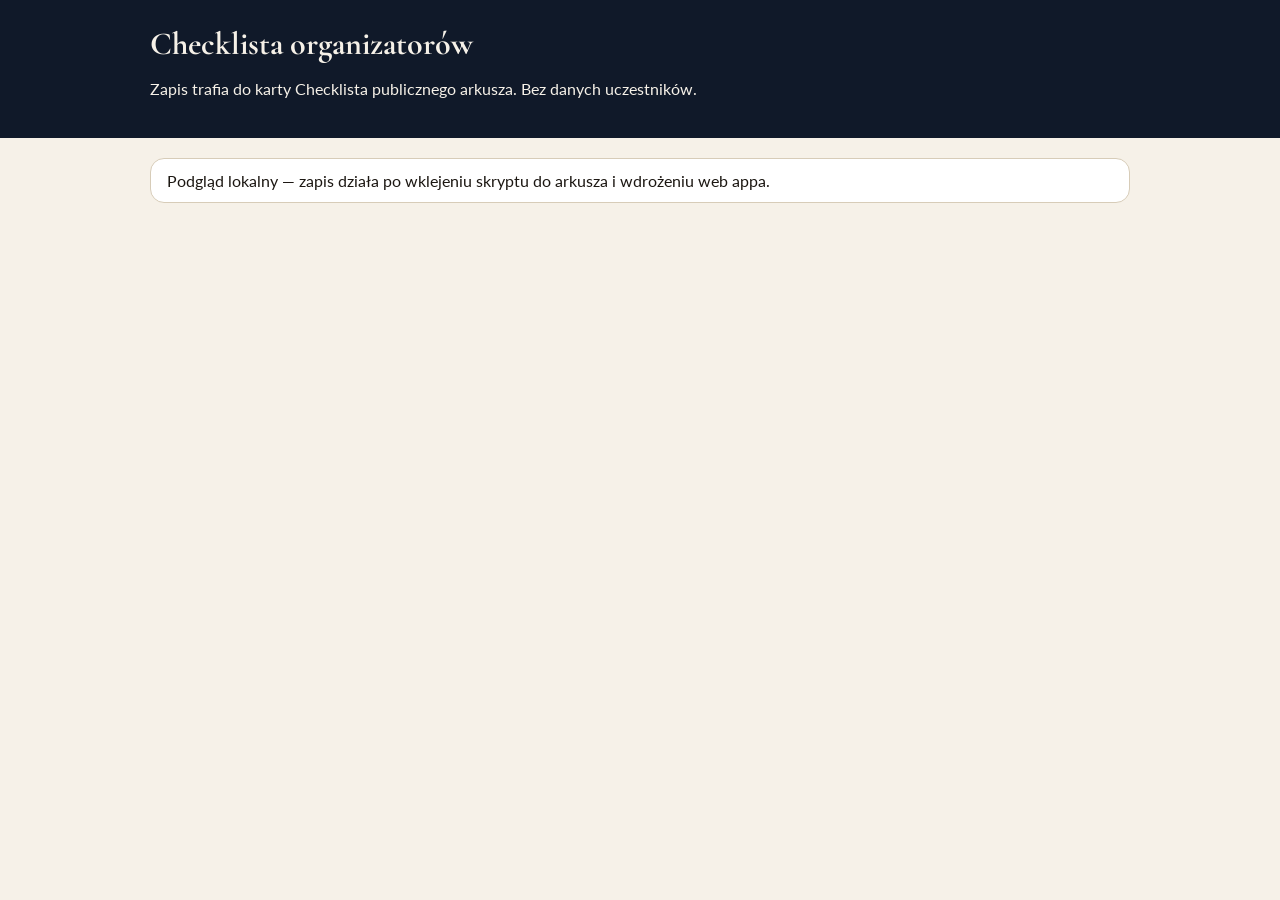
<file: apps-script/checklista.html>
<!DOCTYPE html>
<html lang="pl">
<head>
  <meta charset="UTF-8" />
  <meta name="viewport" content="width=device-width, initial-scale=1" />
  <title>ŚDM 2027 — checklista</title>
  <link rel="preconnect" href="https://fonts.googleapis.com" />
  <link href="https://fonts.googleapis.com/css2?family=Cormorant+Garamond:wght@600&family=Lato:ital,wght@0,400;0,700;0,900;1,400&display=swap" rel="stylesheet" />
  <style>
    :root { --navy:#101929; --gold:#c6a15b; --paper:#f6f1e8; --ink:#1c1712; --line:#d7ccb8; --ok:#2c6e49; --wine:#7c1e2e; }
    body { margin:0; font-family:"Lato",sans-serif; background:var(--paper); color:var(--ink); }
    header { background:var(--navy); color:var(--paper); padding:24px 20px; }
    h1 { font-family:"Cormorant Garamond",serif; margin:0 0 6px; }
    .wrap { width:min(980px, calc(100% - 32px)); margin:0 auto; padding:20px 0 48px; }
    .banner { background:#fff; border:1px solid var(--line); border-radius:14px; padding:12px 16px; margin:0 0 16px; }
    article { background:#fff; border:1px solid var(--line); border-radius:14px; padding:14px 16px; margin:0 0 12px; }
    label { display:block; font-size:0.8rem; font-weight:600; margin:8px 0 4px; }
    input, select, textarea { width:100%; padding:6px 8px; border:1px solid var(--line); border-radius:8px; font:inherit; box-sizing:border-box; }
    button { background:var(--gold); border:0; border-radius:999px; padding:8px 16px; font-weight:700; cursor:pointer; }
    .ok { color:var(--ok); } .err { color:var(--wine); }
    .done { color:var(--ok); font-weight:700; }
  </style>
</head>
<body>
  <header><div class="wrap" style="padding:0">
    <h1>Checklista organizatorów</h1>
    <p>Zapis trafia do karty Checklista publicznego arkusza. Bez danych uczestników.</p>
  </div></header>
  <main class="wrap">
    <div id="msg" class="banner" hidden></div>
    <div id="list"></div>
  </main>
  <script>
    var IS_APPS = typeof google !== "undefined" && google.script && google.script.run;
    function esc(s){return String(s||"").replace(/&/g,"&amp;").replace(/</g,"&lt;").replace(/"/g,"&quot;");}
    function show(data){
      document.getElementById("list").innerHTML = (data.items||[]).map(function(it){
        var opts = ["<option value=\"\"></option>"].concat((data.osoby||[]).map(function(n){
          return "<option value=\""+esc(n)+"\""+(it.osoba===n?" selected":"")+">"+esc(n)+"</option>";
        })).join("");
        return "<article data-row=\""+it.row+"\">"+
          "<h3>"+esc(it.zadanie)+"</h3>"+
          "<p>"+esc(it.kat)+" · termin "+esc(it.termin)+"</p>"+
          "<label>Osoba odpowiedzialna</label><select name=\"osoba\" "+(data.mozeEdytowac?"":"disabled")+">"+opts+"</select>"+
          "<label><input type=\"checkbox\" name=\"zrobione\" "+(it.zrobione?"checked":"")+" "+(data.mozeEdytowac?"":"disabled")+" /> Zrobione</label>"+
          "<label>Komentarz</label><textarea name=\"komentarz\" "+(data.mozeEdytowac?"":"disabled")+">"+esc(it.komentarz)+"</textarea>"+
          (it.zmieniono?"<p>Ostatnia zmiana: "+esc(it.zmieniono)+"</p>":"")+
          (data.mozeEdytowac?"<p><button type=\"button\" data-save=\""+it.row+"\">Zapisz</button></p>":"")+
        "</article>";
      }).join("") || "<p>Brak pozycji.</p>";
    }
    function boot(data){
      if(!data||!data.ok){
        document.getElementById("msg").hidden=false;
        document.getElementById("msg").innerHTML="<strong>Brak dostępu albo brak wdrożenia.</strong> Użyj karty Checklista w arkuszu Google.";
        return;
      }
      if(!data.mozeEdytowac){
        document.getElementById("msg").hidden=false;
        document.getElementById("msg").textContent="Masz podgląd. Żeby zapisywać, potrzebujesz uprawnień edytora arkusza.";
      }
      show(data);
    }
    document.getElementById("list").addEventListener("click", function(e){
      var btn=e.target.closest("[data-save]"); if(!btn||!IS_APPS) return;
      var art=btn.closest("article");
      var payload={
        row:Number(btn.getAttribute("data-save")),
        osoba:art.querySelector("[name=osoba]").value,
        zrobione:art.querySelector("[name=zrobione]").checked,
        komentarz:art.querySelector("[name=komentarz]").value
      };
      google.script.run.withSuccessHandler(function(res){
        var m=document.getElementById("msg"); m.hidden=false;
        if(!res||!res.ok){ m.className="banner err"; m.textContent=(res&&res.message)||"Nie zapisano."; return; }
        m.className="banner ok"; m.textContent="Zapisano w arkuszu.";
        boot(res);
      }).withFailureHandler(function(err){
        var m=document.getElementById("msg"); m.hidden=false; m.className="banner err"; m.textContent=String(err);
      }).saveChecklistItem(payload);
    });
    if(!IS_APPS){
      document.getElementById("msg").hidden=false;
      document.getElementById("msg").textContent="Podgląd lokalny — zapis działa po wklejeniu skryptu do arkusza i wdrożeniu web appa.";
    } else {
      google.script.run.withSuccessHandler(boot).withFailureHandler(function(){ boot({ok:false}); }).getChecklist();
    }
  </script>
</body>
</html>
</file>
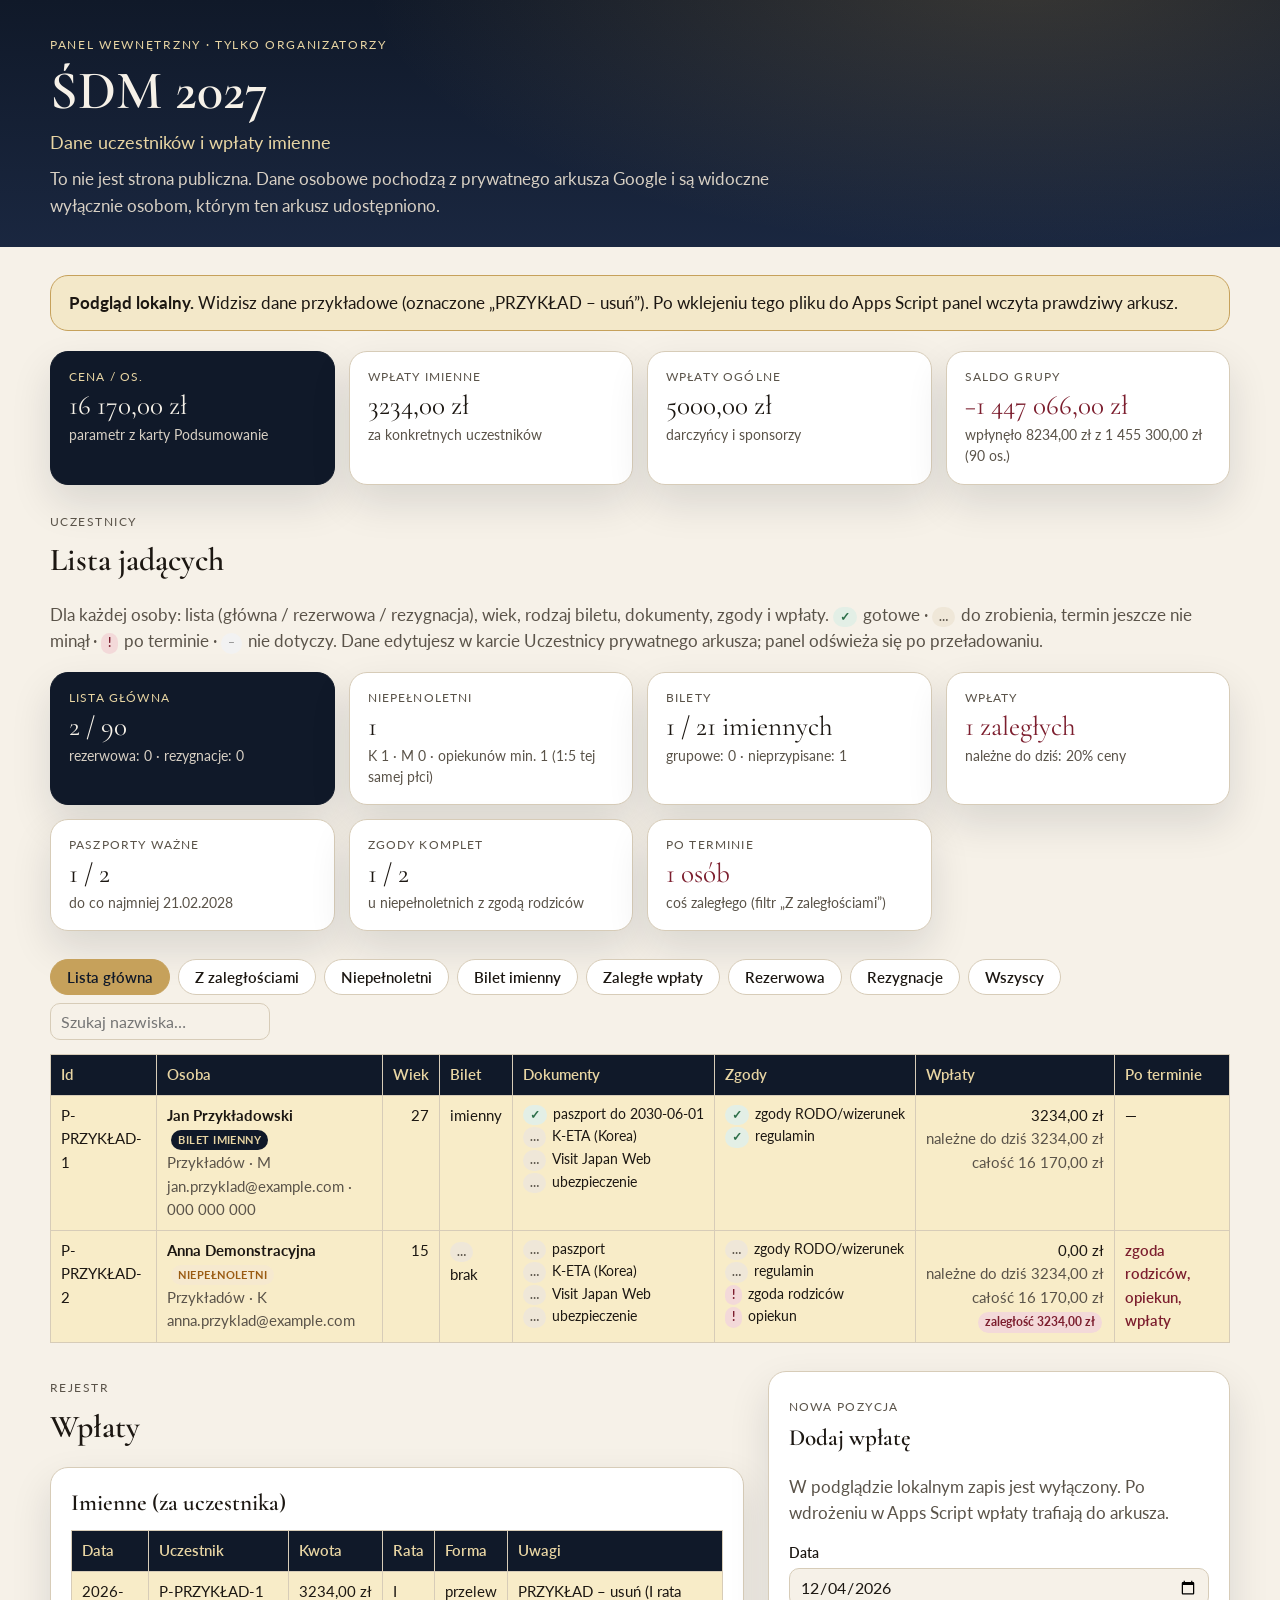
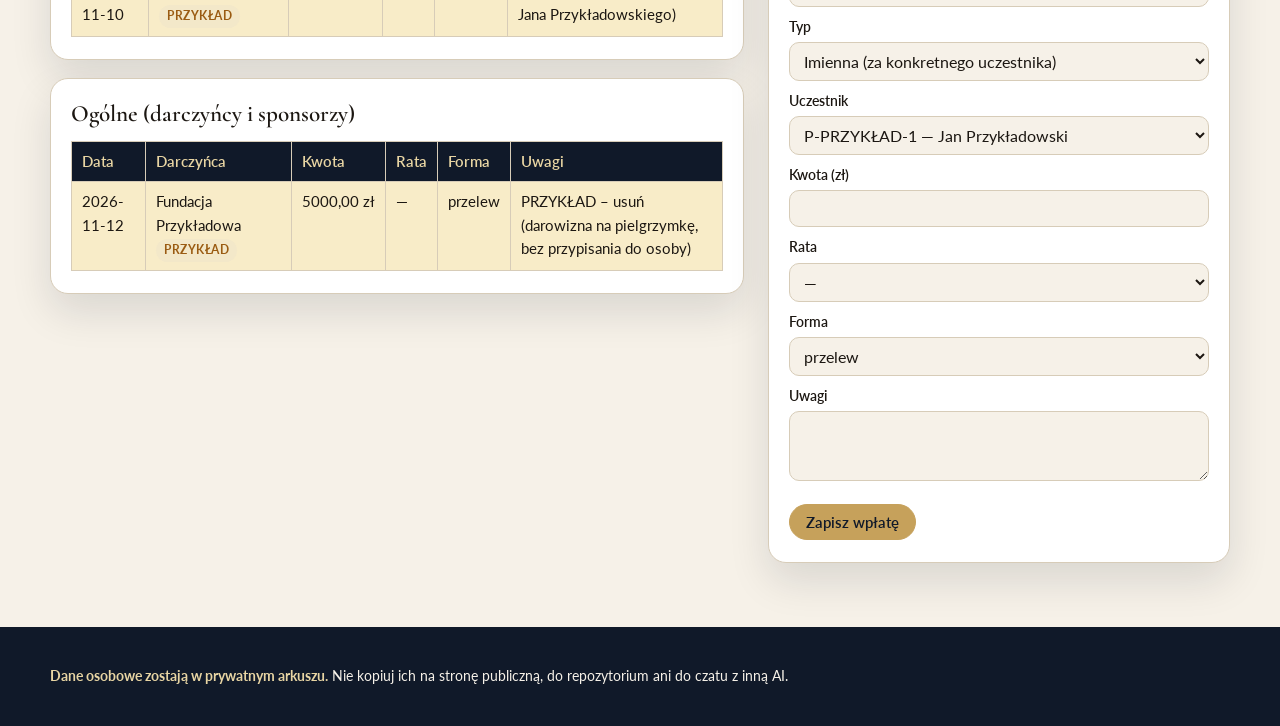
<file: apps-script/panel.html>
<!DOCTYPE html>
<html lang="pl">
<head>
  <meta charset="UTF-8" />
  <meta name="viewport" content="width=device-width, initial-scale=1" />
  <title>ŚDM 2027 — panel organizatorów (prywatny)</title>
  <link rel="preconnect" href="https://fonts.googleapis.com" />
  <link rel="preconnect" href="https://fonts.gstatic.com" crossorigin />
  <link href="https://fonts.googleapis.com/css2?family=Cormorant+Garamond:ital,wght@0,500;0,600;0,700;1,500&family=Lato:ital,wght@0,400;0,700;0,900;1,400&display=swap" rel="stylesheet" />
  <style>
    :root {
      --ink: #1c1712;
      --ink-soft: #5a5349;
      --paper: #f6f1e8;
      --paper-2: #efe7d8;
      --paper-3: #e4dac6;
      --line: #d7ccb8;
      --navy: #101929;
      --navy-2: #1a2740;
      --gold: #c6a15b;
      --gold-2: #e8d5a3;
      --wine: #7c1e2e;
      --ok: #2c6e49;
      --warn: #9a5b12;
      --shadow: 0 18px 40px rgba(16, 25, 41, 0.12);
      --radius: 18px;
      --font-serif: "Cormorant Garamond", Georgia, "Times New Roman", serif;
      --font-sans: "Lato", "Segoe UI", sans-serif;
    }
    * { box-sizing: border-box; }
    body {
      margin: 0;
      background: var(--paper);
      color: var(--ink);
      font-family: var(--font-sans);
      font-size: 17px;
      line-height: 1.55;
    }
    .hero {
      position: relative;
      background:
        radial-gradient(1200px 500px at 80% -10%, rgba(198, 161, 91, 0.22), transparent 55%),
        linear-gradient(180deg, var(--navy) 0%, var(--navy-2) 100%);
      color: var(--paper);
      padding: 36px 0 28px;
    }
    .wrap { width: min(1180px, calc(100% - 32px)); margin: 0 auto; }
    .eyebrow {
      margin: 0 0 8px;
      text-transform: uppercase;
      letter-spacing: 0.14em;
      font-size: 0.75rem;
      color: var(--gold-2);
    }
    h1 {
      margin: 0 0 8px;
      font-family: var(--font-serif);
      font-weight: 600;
      font-size: clamp(2.2rem, 5vw, 3.4rem);
      line-height: 1.05;
    }
    .lede { margin: 0 0 10px; font-size: 1.15rem; color: var(--gold-2); }
    .hero-sub { margin: 0; color: #d8d0c4; max-width: 46rem; }
    main { padding: 28px 0 64px; }
    h2, h3 { font-family: var(--font-serif); font-weight: 600; margin: 0 0 8px; }
    h2 { font-size: 2rem; }
    h3 { font-size: 1.45rem; }
    .muted { color: var(--ink-soft); }
    .banner {
      border-radius: var(--radius);
      padding: 14px 18px;
      margin: 0 0 20px;
      border: 1px solid var(--line);
      background: var(--paper-2);
    }
    .banner.is-mock { border-color: var(--gold); background: #f3e8c9; }
    .banner.is-error {
      background: var(--navy);
      color: var(--paper);
      border-color: var(--navy);
      padding: 28px 24px;
    }
    .banner.is-error h2 { color: var(--gold-2); }
    .stat-grid {
      display: grid;
      grid-template-columns: repeat(4, 1fr);
      gap: 14px;
      margin: 0 0 28px;
    }
    .stat-card {
      background: #fff;
      border: 1px solid var(--line);
      border-radius: var(--radius);
      padding: 16px 18px;
      box-shadow: var(--shadow);
    }
    .stat-card .lbl {
      margin: 0;
      text-transform: uppercase;
      letter-spacing: 0.1em;
      font-size: 0.72rem;
      color: var(--ink-soft);
    }
    .stat-card .val {
      margin: 4px 0 0;
      font-family: var(--font-serif);
      font-size: 1.7rem;
      line-height: 1.15;
    }
    .stat-card .sub { margin: 4px 0 0; font-size: 0.85rem; color: var(--ink-soft); }
    .stat-card.is-navy { background: var(--navy); color: var(--paper); border-color: var(--navy); }
    .stat-card.is-navy .lbl { color: var(--gold-2); }
    .stat-card.is-navy .sub { color: #d8d0c4; }
    .stat-card.is-warn .val { color: var(--wine); }
    .stat-card.is-ok .val { color: var(--ok); }
    .toolbar {
      display: flex;
      flex-wrap: wrap;
      gap: 8px;
      align-items: center;
      margin: 0 0 14px;
    }
    .btn {
      appearance: none;
      border: 1px solid var(--line);
      background: #fff;
      color: var(--ink);
      border-radius: 999px;
      padding: 8px 16px;
      font: 600 0.92rem var(--font-sans);
      cursor: pointer;
    }
    .btn:hover { border-color: var(--navy); }
    .btn.is-on, .btn-gold {
      background: var(--gold);
      border-color: var(--gold);
      color: var(--navy);
    }
    .btn:disabled { opacity: 0.55; cursor: not-allowed; }
    .table-scroll { overflow-x: auto; margin: 0 0 28px; }
    table {
      width: 100%;
      border-collapse: collapse;
      background: #fff;
      font-size: 0.95rem;
    }
    th, td {
      border: 1px solid var(--line);
      padding: 8px 10px;
      text-align: left;
      vertical-align: top;
    }
    th { background: var(--navy); color: var(--gold-2); font-weight: 600; }
    td.num { text-align: right; white-space: nowrap; }
    tr.is-example { background: #f8ecc8; }
    tr.has-gap td.braki { color: var(--wine); font-weight: 600; }
    .chip { display: inline-block; min-width: 1.4em; text-align: center; font-size: 0.75rem; font-weight: 700; padding: 1px 7px; border-radius: 999px; margin: 1px 2px 1px 0; white-space: nowrap; }
    .chip.ok { background: #e3efe6; color: var(--ok); }
    .chip.todo { background: var(--paper-2); color: var(--ink-soft); }
    .chip.late { background: #f3d9d9; color: var(--wine); }
    .chip.nd { background: #f2f2f2; color: #9a9a9a; }
    td .row { display: block; white-space: nowrap; font-size: 0.85rem; }
    tr.is-res td { opacity: 0.7; }
    .tag { display: inline-block; font-size: 0.7rem; font-weight: 700; text-transform: uppercase; letter-spacing: 0.04em; padding: 1px 7px; border-radius: 999px; background: var(--paper-2); color: var(--ink-soft); margin-left: 4px; }
    .tag.nl { background: #f6e9cf; color: var(--warn); }
    .tag.im { background: var(--navy); color: var(--gold-2); }
    .badge {
      display: inline-block;
      font-size: 0.75rem;
      font-weight: 700;
      letter-spacing: 0.04em;
      text-transform: uppercase;
      padding: 2px 8px;
      border-radius: 999px;
      background: #f3e8c9;
      color: var(--warn);
    }
    .layout {
      display: grid;
      grid-template-columns: 1.2fr 0.8fr;
      gap: 24px;
      align-items: start;
    }
    .form-card, .list-card {
      background: #fff;
      border: 1px solid var(--line);
      border-radius: var(--radius);
      padding: 18px 20px 22px;
      box-shadow: var(--shadow);
    }
    label { display: block; font-size: 0.85rem; font-weight: 600; margin: 10px 0 4px; }
    input, select, textarea {
      width: 100%;
      font: 400 1rem var(--font-sans);
      padding: 8px 10px;
      border: 1px solid var(--line);
      border-radius: 10px;
      background: var(--paper);
      color: var(--ink);
    }
    textarea { min-height: 70px; resize: vertical; }
    .form-actions { margin-top: 16px; display: flex; gap: 8px; align-items: center; }
    .form-msg { margin: 10px 0 0; font-size: 0.9rem; }
    .form-msg.is-ok { color: var(--ok); }
    .form-msg.is-err { color: var(--wine); }
    .section-head { margin: 8px 0 16px; }
    .kicker {
      margin: 0 0 4px;
      text-transform: uppercase;
      letter-spacing: 0.12em;
      font-size: 0.75rem;
      color: var(--ink-soft);
    }
    footer {
      background: var(--navy);
      color: var(--paper);
      padding: 24px 0;
      font-size: 0.9rem;
    }
    footer strong { color: var(--gold-2); }
    .hidden { display: none !important; }
    @media (max-width: 900px) {
      .stat-grid, .layout { grid-template-columns: 1fr 1fr; }
    }
    @media (max-width: 560px) {
      .stat-grid, .layout { grid-template-columns: 1fr; }
    }
  </style>
</head>
<body>
  <header class="hero">
    <div class="wrap">
      <p class="eyebrow">Panel wewnętrzny · tylko organizatorzy</p>
      <h1>ŚDM 2027</h1>
      <p class="lede">Dane uczestników i wpłaty imienne</p>
      <p class="hero-sub">To nie jest strona publiczna. Dane osobowe pochodzą z prywatnego arkusza Google i są widoczne wyłącznie osobom, którym ten arkusz udostępniono.</p>
    </div>
  </header>

  <main>
    <div class="wrap">
      <div id="mock-banner" class="banner is-mock hidden">
        <strong>Podgląd lokalny.</strong> Widzisz dane przykładowe (oznaczone „PRZYKŁAD – usuń”). Po wklejeniu tego pliku do Apps Script panel wczyta prawdziwy arkusz.
      </div>
      <div id="access-denied" class="banner is-error hidden">
        <h2>Brak dostępu do danych osobowych</h2>
        <p>Jesteś zalogowany na konto Google, ale to konto nie ma dostępu do prywatnego arkusza „ŚDM 2027 – dane osobowe (PRYWATNE)”.</p>
        <p>Poproś organizatora, żeby udostępnił Ci ten arkusz na Twój adres e-mail (podgląd albo edycja). Nie wystarczy sam link do tego panelu — uprawnienia bierze się z arkusza, nie ze strony.</p>
        <p id="access-detail" class="muted"></p>
      </div>
      <div id="load-error" class="banner hidden"></div>

      <div id="app" class="hidden">
        <div class="stat-grid" id="stats"></div>

        <div class="section-head">
          <p class="kicker">Uczestnicy</p>
          <h2>Lista jadących</h2>
          <p class="muted">Dla każdej osoby: lista (główna / rezerwowa / rezygnacja), wiek, rodzaj biletu, dokumenty, zgody i wpłaty. <span class="chip ok">✓</span> gotowe · <span class="chip todo">…</span> do zrobienia, termin jeszcze nie minął · <span class="chip late">!</span> po terminie · <span class="chip nd">–</span> nie dotyczy. Dane edytujesz w karcie Uczestnicy prywatnego arkusza; panel odświeża się po przeładowaniu.</p>
        </div>
        <div class="stat-grid" id="stats-lista"></div>
        <div class="toolbar" role="group" aria-label="Filtr listy">
          <button type="button" class="btn is-on" data-filter="glowna">Lista główna</button>
          <button type="button" class="btn" data-filter="braki">Z zaległościami</button>
          <button type="button" class="btn" data-filter="nl">Niepełnoletni</button>
          <button type="button" class="btn" data-filter="imienny">Bilet imienny</button>
          <button type="button" class="btn" data-filter="wplaty">Zaległe wpłaty</button>
          <button type="button" class="btn" data-filter="rezerwowa">Rezerwowa</button>
          <button type="button" class="btn" data-filter="rezygnacja">Rezygnacje</button>
          <button type="button" class="btn" data-filter="wszyscy">Wszyscy</button>
          <input type="search" id="q" placeholder="Szukaj nazwiska…" style="max-width:220px" />
        </div>
        <div class="table-scroll">
          <table id="tbl-uczestnicy">
            <thead>
              <tr>
                <th>Id</th>
                <th>Osoba</th>
                <th>Wiek</th>
                <th>Bilet</th>
                <th>Dokumenty</th>
                <th>Zgody</th>
                <th>Wpłaty</th>
                <th>Po terminie</th>
              </tr>
            </thead>
            <tbody></tbody>
          </table>
        </div>

        <div class="layout">
          <div>
            <div class="section-head">
              <p class="kicker">Rejestr</p>
              <h2>Wpłaty</h2>
            </div>
            <div class="list-card" style="margin-bottom:18px">
              <h3>Imienne (za uczestnika)</h3>
              <div class="table-scroll" style="margin:0">
                <table id="tbl-imienne">
                  <thead><tr><th>Data</th><th>Uczestnik</th><th>Kwota</th><th>Rata</th><th>Forma</th><th>Uwagi</th></tr></thead>
                  <tbody></tbody>
                </table>
              </div>
            </div>
            <div class="list-card">
              <h3>Ogólne (darczyńcy i sponsorzy)</h3>
              <div class="table-scroll" style="margin:0">
                <table id="tbl-ogolne">
                  <thead><tr><th>Data</th><th>Darczyńca</th><th>Kwota</th><th>Rata</th><th>Forma</th><th>Uwagi</th></tr></thead>
                  <tbody></tbody>
                </table>
              </div>
            </div>
          </div>

          <aside class="form-card">
            <div class="section-head">
              <p class="kicker">Nowa pozycja</p>
              <h3>Dodaj wpłatę</h3>
              <p class="muted" id="write-hint">Zapis trafia od razu do karty Wpłaty w prywatnym arkuszu.</p>
            </div>
            <form id="form-wplata">
              <label for="f-data">Data</label>
              <input id="f-data" name="data" type="date" required />

              <label for="f-typ">Typ</label>
              <select id="f-typ" name="typ" required>
                <option value="imienna">Imienna (za konkretnego uczestnika)</option>
                <option value="ogolna">Ogólna (darczyńca / sponsor, bez osoby)</option>
              </select>

              <div id="box-imienna">
                <label for="f-uczestnik">Uczestnik</label>
                <select id="f-uczestnik" name="uczestnik"></select>
              </div>
              <div id="box-ogolna" class="hidden">
                <label for="f-darczynca">Darczyńca lub sponsor</label>
                <input id="f-darczynca" name="darczynca" type="text" placeholder="np. nazwa fundacji albo osoby" />
              </div>

              <label for="f-kwota">Kwota (zł)</label>
              <input id="f-kwota" name="kwota" type="number" min="0.01" step="0.01" required />

              <label for="f-rata">Rata</label>
              <select id="f-rata" name="rata">
                <option value="">—</option>
                <option value="I">I</option>
                <option value="II">II</option>
                <option value="III">III</option>
                <option value="IV">IV</option>
                <option value="V">V</option>
                <option value="poza ratami">poza ratami</option>
              </select>

              <label for="f-forma">Forma</label>
              <select id="f-forma" name="forma">
                <option value="przelew">przelew</option>
                <option value="gotówka">gotówka</option>
                <option value="karta">karta</option>
                <option value="inny">inny</option>
              </select>

              <label for="f-uwagi">Uwagi</label>
              <textarea id="f-uwagi" name="uwagi"></textarea>

              <div class="form-actions">
                <button type="submit" class="btn btn-gold" id="btn-save">Zapisz wpłatę</button>
              </div>
              <p class="form-msg" id="form-msg" hidden></p>
            </form>
          </aside>
        </div>
      </div>
    </div>
  </main>

  <footer>
    <div class="wrap">
      <p><strong>Dane osobowe zostają w prywatnym arkuszu.</strong> Nie kopiuj ich na stronę publiczną, do repozytorium ani do czatu z inną AI.</p>
    </div>
  </footer>

  <script>
    /* Podgląd lokalny (bez Apps Script) używa wyłącznie fikcyjnych danych „PRZYKŁAD – usuń”. */
    var MOCK = {
      ok: true,
      arkusz: "ŚDM 2027 – dane osobowe (PRYWATNE)",
      email: "",
      mozeEdytowac: false,
      cenaNaOsobe: 16170,
      platnicy: 90,
      naleznoscGrupy: 1455300,
      sumaImienne: 3234,
      sumaOgolne: 5000,
      razemWplynelo: 8234,
      saldoGrupy: 8234 - 1455300,
      uczestnicy: [
        {
          id: "P-PRZYKŁAD-1", imie: "Jan", nazwisko: "Przykładowski", wspolnota: "Przykładów",
          dataUrodzenia: "2000-01-15", niepelnoletni: "NIE", opiekun: "", paszportWaznyDo: "2030-06-01",
          kEta: "TAK", zgody: "nie dotyczy", uwagi: "PRZYKŁAD – usuń. Brak uwag zdrowotnych.",
          telefon: "000 000 000", email: "jan.przyklad@example.com", status: "PRZYKŁAD – usuń",
          braki: "", przyklad: true, wplaconoImiennie: 3234, naleznosc: 16170, saldo: 3234 - 16170,
          lista: "główna", plec: "M", wiekLiczba: 27, bilet: "imienny", naleznoDoDzis: 3234, niepelnoletniBool: false,
          checks: { plec: "ok", wiek: "ok", bilet: "ok", paszport: "ok", kEta: "todo", vjw: "todo", zgody: "ok", zgodaRodzicow: "nd", opiekun: "nd", regulamin: "ok", ubezpieczenie: "todo", kontakt: "ok", wplaty: "ok" },
          zalegle: []
        },
        {
          id: "P-PRZYKŁAD-2", imie: "Anna", nazwisko: "Demonstracyjna", wspolnota: "Przykładów",
          dataUrodzenia: "2012-05-20", niepelnoletni: "TAK", opiekun: "", paszportWaznyDo: "",
          kEta: "", zgody: "", uwagi: "PRZYKŁAD – usuń. Celowo nieuzupełnione, żeby pokazać kolumnę braków.",
          telefon: "", email: "anna.przyklad@example.com", status: "PRZYKŁAD – usuń",
          braki: "opiekun, paszport ważny do, K-ETA, zgody, telefon", przyklad: true,
          wplaconoImiennie: 0, naleznosc: 16170, saldo: -16170,
          lista: "główna", plec: "K", wiekLiczba: 15, bilet: "", naleznoDoDzis: 3234, niepelnoletniBool: true,
          checks: { plec: "ok", wiek: "ok", bilet: "todo", paszport: "todo", kEta: "todo", vjw: "todo", zgody: "todo", zgodaRodzicow: "late", opiekun: "late", regulamin: "todo", ubezpieczenie: "todo", kontakt: "ok", wplaty: "late" },
          zalegle: ["zgoda rodziców", "opiekun", "wpłaty"]
        }
      ],
      stats: { glowna: 2, rezerwowa: 0, rezygnacja: 0, niepelnoletni: 1, nlK: 1, nlM: 0, opiekunowieMin: 1, bezWieku: 0, imienne: 1, grupowe: 0, bezBiletu: 1, zalegli: 1, zBrakami: 1, paszportyOk: 1, zgodyOk: 1, udzialDoDzis: 20 },
      wplaty: [
        { data: "2026-11-10", typ: "imienna", typEtykieta: "imienna", kto: "P-PRZYKŁAD-1", kwota: 3234, rata: "I", forma: "przelew", uwagi: "PRZYKŁAD – usuń (I rata Jana Przykładowskiego)", przyklad: true },
        { data: "2026-11-12", typ: "ogolna", typEtykieta: "ogólna", kto: "Fundacja Przykładowa", kwota: 5000, rata: "", forma: "przelew", uwagi: "PRZYKŁAD – usuń (darowizna na pielgrzymkę, bez przypisania do osoby)", przyklad: true }
      ]
    };

    var IS_APPS = typeof google !== "undefined" && google.script && google.script.run;
    var state = { data: null, filter: "glowna" };

    function $(id) { return document.getElementById(id); }
    function esc(s) {
      return String(s == null ? "" : s)
        .replace(/&/g, "&amp;").replace(/</g, "&lt;").replace(/>/g, "&gt;").replace(/"/g, "&quot;");
    }
    function zl(n) {
      var v = Number(n);
      if (!isFinite(v)) return "—";
      var sign = v < 0 ? "−" : "";
      return sign + Math.abs(v).toLocaleString("pl-PL", { minimumFractionDigits: 2, maximumFractionDigits: 2 }) + " zł";
    }

    function showError(kind, message) {
      $("app").classList.add("hidden");
      if (kind === "NO_ACCESS") {
        $("access-denied").classList.remove("hidden");
        if (message) $("access-detail").textContent = message;
      } else {
        $("load-error").classList.remove("hidden");
        $("load-error").innerHTML = "<strong>Nie udało się wczytać panelu.</strong> " + esc(message || "");
      }
    }

    var MARK = { ok: "✓", todo: "…", late: "!", nd: "–" };
    function chip(st, label) { return '<span class="chip ' + (st || "todo") + '" title="' + esc(label) + '">' + MARK[st || "todo"] + "</span>" + esc(label); }
    function applyFilter() {
      var q = ($("q") && $("q").value || "").trim().toLowerCase();
      var list = (state.data.uczestnicy || []).filter(function (u) {
        if (q && (String(u.imie) + " " + String(u.nazwisko) + " " + String(u.id)).toLowerCase().indexOf(q) === -1) return false;
        switch (state.filter) {
          case "glowna": return u.lista === "główna";
          case "braki": return u.lista === "główna" && (u.zalegle || []).length > 0;
          case "nl": return u.lista === "główna" && u.niepelnoletniBool;
          case "imienny": return u.bilet === "imienny";
          case "wplaty": return u.lista === "główna" && u.checks && u.checks.wplaty === "late";
          case "rezerwowa": return u.lista === "rezerwowa";
          case "rezygnacja": return u.lista === "rezygnacja";
          default: return true;
        }
      });
      var tb = $("tbl-uczestnicy").querySelector("tbody");
      if (!list.length) {
        tb.innerHTML = '<tr><td colspan="8" class="muted">Brak osób przy tym filtrze.</td></tr>';
        return;
      }
      tb.innerHTML = list.map(function (u) {
        var c = u.checks || {};
        var name = esc(u.imie) + " " + esc(u.nazwisko);
        var cls = (u.przyklad ? " is-example" : "") + ((u.zalegle || []).length ? " has-gap" : "") + (u.lista !== "główna" ? " is-res" : "");
        var tags = (u.lista !== "główna" ? '<span class="tag">' + esc(u.lista) + "</span>" : "") +
          (u.niepelnoletniBool ? '<span class="tag nl">niepełnoletni</span>' : "") +
          (u.bilet === "imienny" ? '<span class="tag im">bilet imienny</span>' : "");
        return "<tr class=\"" + cls + "\">" +
          "<td>" + esc(u.id) + "</td>" +
          "<td><strong>" + name + "</strong>" + tags +
            '<div class="muted">' + esc(u.wspolnota || "") + (u.plec ? " · " + esc(u.plec) : "") + "</div>" +
            (u.niepelnoletniBool && u.opiekun ? '<div class="muted">opiekun: ' + esc(u.opiekun) + "</div>" : "") +
            (u.email || u.telefon ? '<div class="muted">' + esc(u.email) + (u.telefon ? " · " + esc(u.telefon) : "") + "</div>" : "") +
          "</td>" +
          '<td class="num">' + (u.wiekLiczba != null ? esc(u.wiekLiczba) : chip(c.wiek, "")) + "</td>" +
          "<td>" + (u.bilet === "imienny" || u.bilet === "grupowy" ? esc(u.bilet) : chip(c.bilet, "brak")) + "</td>" +
          "<td>" +
            '<span class="row">' + chip(c.paszport, " paszport" + (u.paszportWaznyDo ? " do " + esc(u.paszportWaznyDo) : "")) + "</span>" +
            '<span class="row">' + chip(c.kEta, " K-ETA (Korea)") + "</span>" +
            '<span class="row">' + chip(c.vjw, " Visit Japan Web") + "</span>" +
            '<span class="row">' + chip(c.ubezpieczenie, " ubezpieczenie") + "</span>" +
          "</td>" +
          "<td>" +
            '<span class="row">' + chip(c.zgody, " zgody RODO/wizerunek") + "</span>" +
            '<span class="row">' + chip(c.regulamin, " regulamin") + "</span>" +
            (u.niepelnoletniBool ? '<span class="row">' + chip(c.zgodaRodzicow, " zgoda rodziców") + "</span>" + '<span class="row">' + chip(c.opiekun, " opiekun") + "</span>" : "") +
          "</td>" +
          '<td class="num">' + zl(u.wplaconoImiennie) + '<div class="muted">należne do dziś ' + zl(u.naleznoDoDzis) + "</div>" +
            '<div class="muted">całość ' + zl(u.naleznosc) + "</div>" + (c.wplaty === "late" ? '<span class="chip late">zaległość ' + zl(u.naleznoDoDzis - u.wplaconoImiennie) + "</span>" : "") + "</td>" +
          '<td class="braki">' + esc((u.zalegle || []).join(", ") || "—") + "</td>" +
        "</tr>";
      }).join("");
    }

    function renderListStats(data) {
      var s = data.stats;
      if (!s) { $("stats-lista").innerHTML = ""; return; }
      $("stats-lista").innerHTML =
        '<article class="stat-card is-navy"><p class="lbl">Lista główna</p><p class="val">' + s.glowna + ' / 90</p><p class="sub">rezerwowa: ' + s.rezerwowa + " · rezygnacje: " + s.rezygnacja + "</p></article>" +
        '<article class="stat-card"><p class="lbl">Niepełnoletni</p><p class="val">' + s.niepelnoletni + '</p><p class="sub">K ' + s.nlK + " · M " + s.nlM + " · opiekunów min. " + s.opiekunowieMin + " (1:5 tej samej płci)" + (s.bezWieku ? " · bez wieku: " + s.bezWieku : "") + "</p></article>" +
        '<article class="stat-card"><p class="lbl">Bilety</p><p class="val">' + s.imienne + ' / 21 imiennych</p><p class="sub">grupowe: ' + s.grupowe + " · nieprzypisane: " + s.bezBiletu + "</p></article>" +
        '<article class="stat-card ' + (s.zalegli ? "is-warn" : "is-ok") + '"><p class="lbl">Wpłaty</p><p class="val">' + s.zalegli + ' zaległych</p><p class="sub">należne do dziś: ' + s.udzialDoDzis + "% ceny</p></article>" +
        '<article class="stat-card"><p class="lbl">Paszporty ważne</p><p class="val">' + s.paszportyOk + " / " + s.glowna + '</p><p class="sub">do co najmniej 21.02.2028</p></article>' +
        '<article class="stat-card"><p class="lbl">Zgody komplet</p><p class="val">' + s.zgodyOk + " / " + s.glowna + '</p><p class="sub">u niepełnoletnich z zgodą rodziców</p></article>' +
        '<article class="stat-card ' + (s.zBrakami ? "is-warn" : "is-ok") + '"><p class="lbl">Po terminie</p><p class="val">' + s.zBrakami + ' osób</p><p class="sub">coś zaległego (filtr „Z zaległościami”)</p></article>';
    }

    function fillPayments(data) {
      var im = data.wplaty.filter(function (w) { return w.typ === "imienna"; });
      var og = data.wplaty.filter(function (w) { return w.typ === "ogolna"; });
      function rows(list, empty) {
        if (!list.length) return '<tr><td colspan="6" class="muted">' + empty + "</td></tr>";
        return list.map(function (w) {
          var cls = w.przyklad ? " class=\"is-example\"" : "";
          return "<tr" + cls + "><td>" + esc(w.data) + "</td><td>" + esc(w.kto) +
            (w.przyklad ? " <span class=\"badge\">PRZYKŁAD</span>" : "") +
            "</td><td class=\"num\">" + zl(w.kwota) + "</td><td>" + esc(w.rata || "—") +
            "</td><td>" + esc(w.forma) + "</td><td>" + esc(w.uwagi) + "</td></tr>";
        }).join("");
      }
      $("tbl-imienne").querySelector("tbody").innerHTML = rows(im, "Brak wpłat imiennych.");
      $("tbl-ogolne").querySelector("tbody").innerHTML = rows(og, "Brak wpłat ogólnych.");
    }

    function fillSelect(data) {
      var sel = $("f-uczestnik");
      var opts = data.uczestnicy.map(function (u) {
        return "<option value=\"" + esc(u.id) + "\">" + esc(u.id) + " — " + esc(u.imie) + " " + esc(u.nazwisko) + "</option>";
      });
      sel.innerHTML = opts.length ? opts.join("") : "<option value=\"\">(brak uczestników)</option>";
    }

    function render(data) {
      state.data = data;
      $("access-denied").classList.add("hidden");
      $("load-error").classList.add("hidden");
      $("app").classList.remove("hidden");

      var zaleg = data.saldoGrupy < 0;
      $("stats").innerHTML =
        '<article class="stat-card is-navy"><p class="lbl">Cena / os.</p><p class="val">' + zl(data.cenaNaOsobe) + '</p><p class="sub">parametr z karty Podsumowanie</p></article>' +
        '<article class="stat-card"><p class="lbl">Wpłaty imienne</p><p class="val">' + zl(data.sumaImienne) + '</p><p class="sub">za konkretnych uczestników</p></article>' +
        '<article class="stat-card"><p class="lbl">Wpłaty ogólne</p><p class="val">' + zl(data.sumaOgolne) + '</p><p class="sub">darczyńcy i sponsorzy</p></article>' +
        '<article class="stat-card ' + (zaleg ? "is-warn" : "is-ok") + '"><p class="lbl">Saldo grupy</p><p class="val">' + zl(data.saldoGrupy) + '</p><p class="sub">wpłynęło ' + zl(data.razemWplynelo) + ' z ' + zl(data.naleznoscGrupy) + ' (' + data.platnicy + ' os.)</p></article>';

      fillSelect(data);
      fillPayments(data);
      renderListStats(data);
      applyFilter();

      if (!data.mozeEdytowac) {
        $("btn-save").disabled = IS_APPS;
        $("write-hint").textContent = IS_APPS
          ? "Masz dostęp do podglądu. Żeby dopisywać wpłaty, poproś o uprawnienia edytora arkusza."
          : "W podglądzie lokalnym zapis jest wyłączony. Po wdrożeniu w Apps Script wpłaty trafiają do arkusza.";
      } else {
        $("btn-save").disabled = false;
        var kto = data.email ? " Zalogowano jako " + data.email + "." : "";
        $("write-hint").textContent = "Zapis trafia od razu do karty Wpłaty w prywatnym arkuszu." + kto;
      }
    }

    function typChanged() {
      var og = $("f-typ").value === "ogolna";
      $("box-imienna").classList.toggle("hidden", og);
      $("box-ogolna").classList.toggle("hidden", !og);
    }

    function todayISO() {
      var d = new Date();
      var z = function (n) { return String(n).padStart(2, "0"); };
      return d.getFullYear() + "-" + z(d.getMonth() + 1) + "-" + z(d.getDate());
    }

    function setMsg(ok, text) {
      var el = $("form-msg");
      el.hidden = !text;
      el.className = "form-msg " + (ok ? "is-ok" : "is-err");
      el.textContent = text || "";
    }

    function onSubmit(ev) {
      ev.preventDefault();
      setMsg(false, "");
      var typ = $("f-typ").value;
      var kto = typ === "imienna" ? $("f-uczestnik").value : $("f-darczynca").value.trim();
      var payload = {
        data: $("f-data").value,
        typ: typ,
        kto: kto,
        kwota: $("f-kwota").value,
        rata: $("f-rata").value,
        forma: $("f-forma").value,
        uwagi: $("f-uwagi").value
      };
      if (!IS_APPS) {
        setMsg(false, "To jest podgląd lokalny — zapis do arkusza działa dopiero po wdrożeniu skryptu (zob. INSTRUKCJA.md).");
        return;
      }
      $("btn-save").disabled = true;
      google.script.run
        .withSuccessHandler(function (res) {
          $("btn-save").disabled = false;
          if (!res || !res.ok) {
            setMsg(false, (res && res.message) || "Nie udało się zapisać wpłaty.");
            if (res && res.error === "NO_ACCESS") showError("NO_ACCESS", res.message);
            return;
          }
          $("f-kwota").value = "";
          $("f-uwagi").value = "";
          setMsg(true, "Wpłata zapisana.");
          render(res);
        })
        .withFailureHandler(function (err) {
          $("btn-save").disabled = false;
          setMsg(false, String((err && err.message) || err || "Błąd zapisu."));
        })
        .addPayment(payload);
    }

    function boot() {
      $("f-data").value = todayISO();
      $("f-typ").addEventListener("change", typChanged);
      $("form-wplata").addEventListener("submit", onSubmit);
      if ($("q")) $("q").addEventListener("input", function () { if (state.data) applyFilter(); });
      document.querySelectorAll(".toolbar .btn").forEach(function (btn) {
        btn.addEventListener("click", function () {
          state.filter = btn.getAttribute("data-filter");
          document.querySelectorAll(".toolbar .btn").forEach(function (b) { b.classList.toggle("is-on", b === btn); });
          if (state.data) applyFilter();
        });
      });

      if (!IS_APPS) {
        $("mock-banner").classList.remove("hidden");
        render(MOCK);
        return;
      }
      google.script.run
        .withSuccessHandler(function (res) {
          if (!res || !res.ok) {
            showError((res && res.error) || "OTHER", res && res.message);
            return;
          }
          render(res);
        })
        .withFailureHandler(function (err) {
          var msg = String((err && err.message) || err || "");
          showError(/permission|dost[eę]p|denied|NO_ACCESS/i.test(msg) ? "NO_ACCESS" : "OTHER", msg);
        })
        .getPanelData();
    }

    boot();
  </script>
</body>
</html>
</file>
